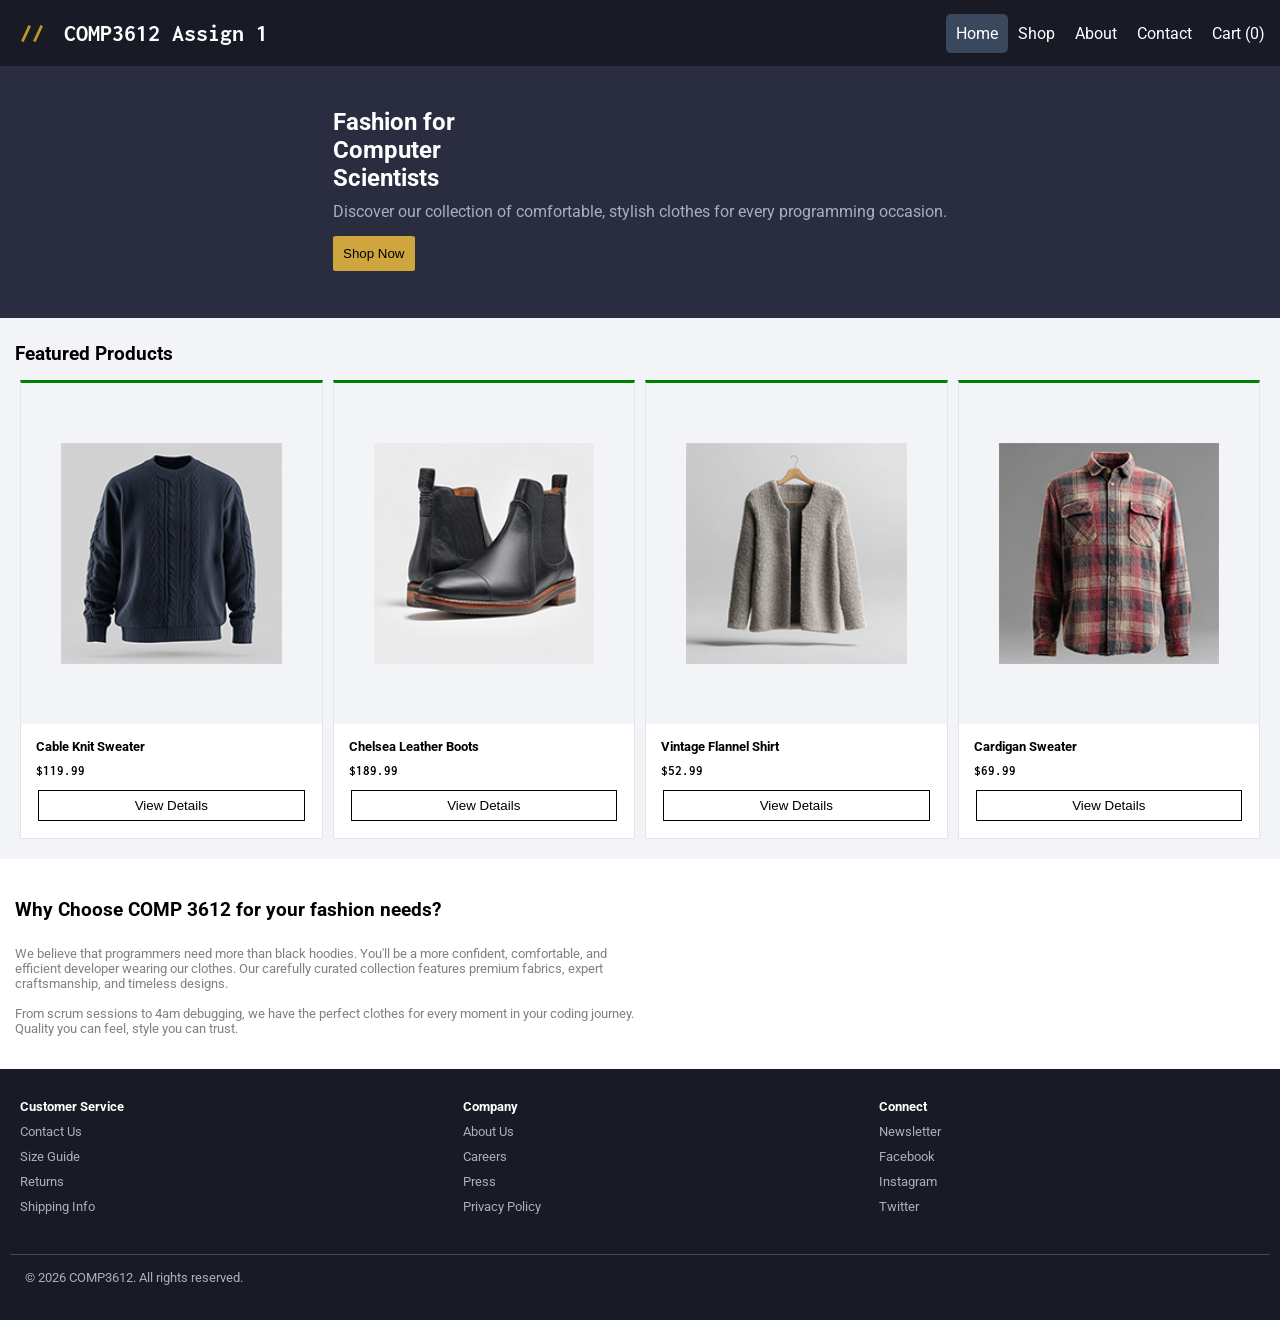
<file: data/index.html>
<!DOCTYPE html>
<html>

<head>
    <title>Super Shirts</title>
    <link rel="stylesheet" href="style.css">
    <link rel="preconnect" href="https://fonts.googleapis.com">
    <link rel="preconnect" href="https://fonts.gstatic.com" crossorigin>
    <link href="https://fonts.googleapis.com/css2?family=Inconsolata:wght@200..900&family=Roboto:ital,wght@0,100..900;1,100..900&display=swap" rel="stylesheet">
</head>

<body>

    <nav>
        <div id="navTitle">
            <h1 id="navSlashes">//</h1>
            <h1>COMP3612 Assign 1</h1>
        </div>
        <div id="navLinks">
            <a class="navLink active" href="index.html">Home</a>
            <a class="navLink" href="#">Shop</a>
            <a class="navLink" href="about.html">About</a>
            <a class="navLink" href="#">Contact</a>
            <a class="navLink" href="#">Cart (0)</a>
        </div>
    </nav>

    <main>
        <section id="heroCard">
            <div id="heroDetails">
                <div class="heroTitle">
                    <h1>Fashion for</h1>
                    <h1>Computer</h1>
                    <h1>Scientists</h1>
                </div>
                <div id="heroText">
                    <p>Discover our collection of comfortable, stylish clothes for every programming occasion.</p>
                </div>
                <div id="titleButton">
                    <button>Shop Now</button>
                </div>
            </div>
        </section>
        <section id="featuredProducts">
            <h3>Featured Products</h3>
            <div id="featuredProductsContainer">
                <div class="featProdCard">
                    <div class="cardImage"><img src="images/003-small-front.png" alt=""></div>
                    <div class="featProdCardDetails">
                        <h4 class="featProdTitle">Cable Knit Sweater</h4>
                        <h4 class="featProdPrice">$119.99</h4>
                        <button><a href="product.html">View Details</a></button>
                    </div>
                </div>
                <div class="featProdCard">
                    <div class="cardImage"><img src="images/008-small-front.png" alt=""></div>
                    <div class="featProdCardDetails">
                        <h4 class="featProdTitle">Chelsea Leather Boots</h4>
                        <h4 class="featProdPrice">$189.99</h4>
                        <button>View Details</button>
                    </div>
                </div>
                <div class="featProdCard">
                    <div class="cardImage"><img src="images/009-small-front.png" alt=""></div>
                    <div class="featProdCardDetails">
                        <h4 class="featProdTitle">Vintage Flannel Shirt</h4>
                        <h4 class="featProdPrice">$52.99</h4>
                        <button>View Details</button>
                    </div>
                </div>
                <div class="featProdCard">
                    <div class="cardImage"><img src="images/011-small-front.png" alt=""></div>
                    <div class="featProdCardDetails">
                        <h4 class="featProdTitle">Cardigan Sweater</h4>
                        <h4 class="featProdPrice">$69.99</h4>
                        <button>View Details</button>
                    </div>
            </div>
        </section>

        <section id="elevatorPitch">
            <div id="pitchContent">
                <h3>Why Choose COMP 3612 for your fashion needs?</h3>
                <p>We believe that programmers need more than black hoodies. You'll be a more confident, comfortable, and efficient developer wearing our clothes. Our carefully curated collection features premium fabrics, expert craftsmanship, and timeless designs.</p>
                <p>From scrum sessions to 4am debugging, we have the perfect clothes for every moment in your coding journey. Quality you can feel, style you can trust.</p>
            </div>
        </section>

    </main>

    <footer>
        <div id="footerColumns">
            <div class="footerColumn">
                <p><strong>Customer Service</strong></p>
                <p>Contact Us</p>
                <p>Size Guide</p>
                <p>Returns</p>
                <p>Shipping Info</p>
            </div>
            <div class="footerColumn">
                <p><strong>Company</strong></p>
                <p>About Us</p>
                <p>Careers</p>
                <p>Press</p>
                <p>Privacy Policy</p>
            </div>
            <div class="footerColumn">
                <p><strong>Connect</strong></p>
                <p>Newsletter</p>
                <p>Facebook</p>
                <p>Instagram</p>
                <p>Twitter</p>
            </div>
        </div>
        <hr>
        <div id="footerCopywright">
            &copy 2026 COMP3612. All rights reserved.
        </div>
    </footer>
    
</body>

</html>
</file>
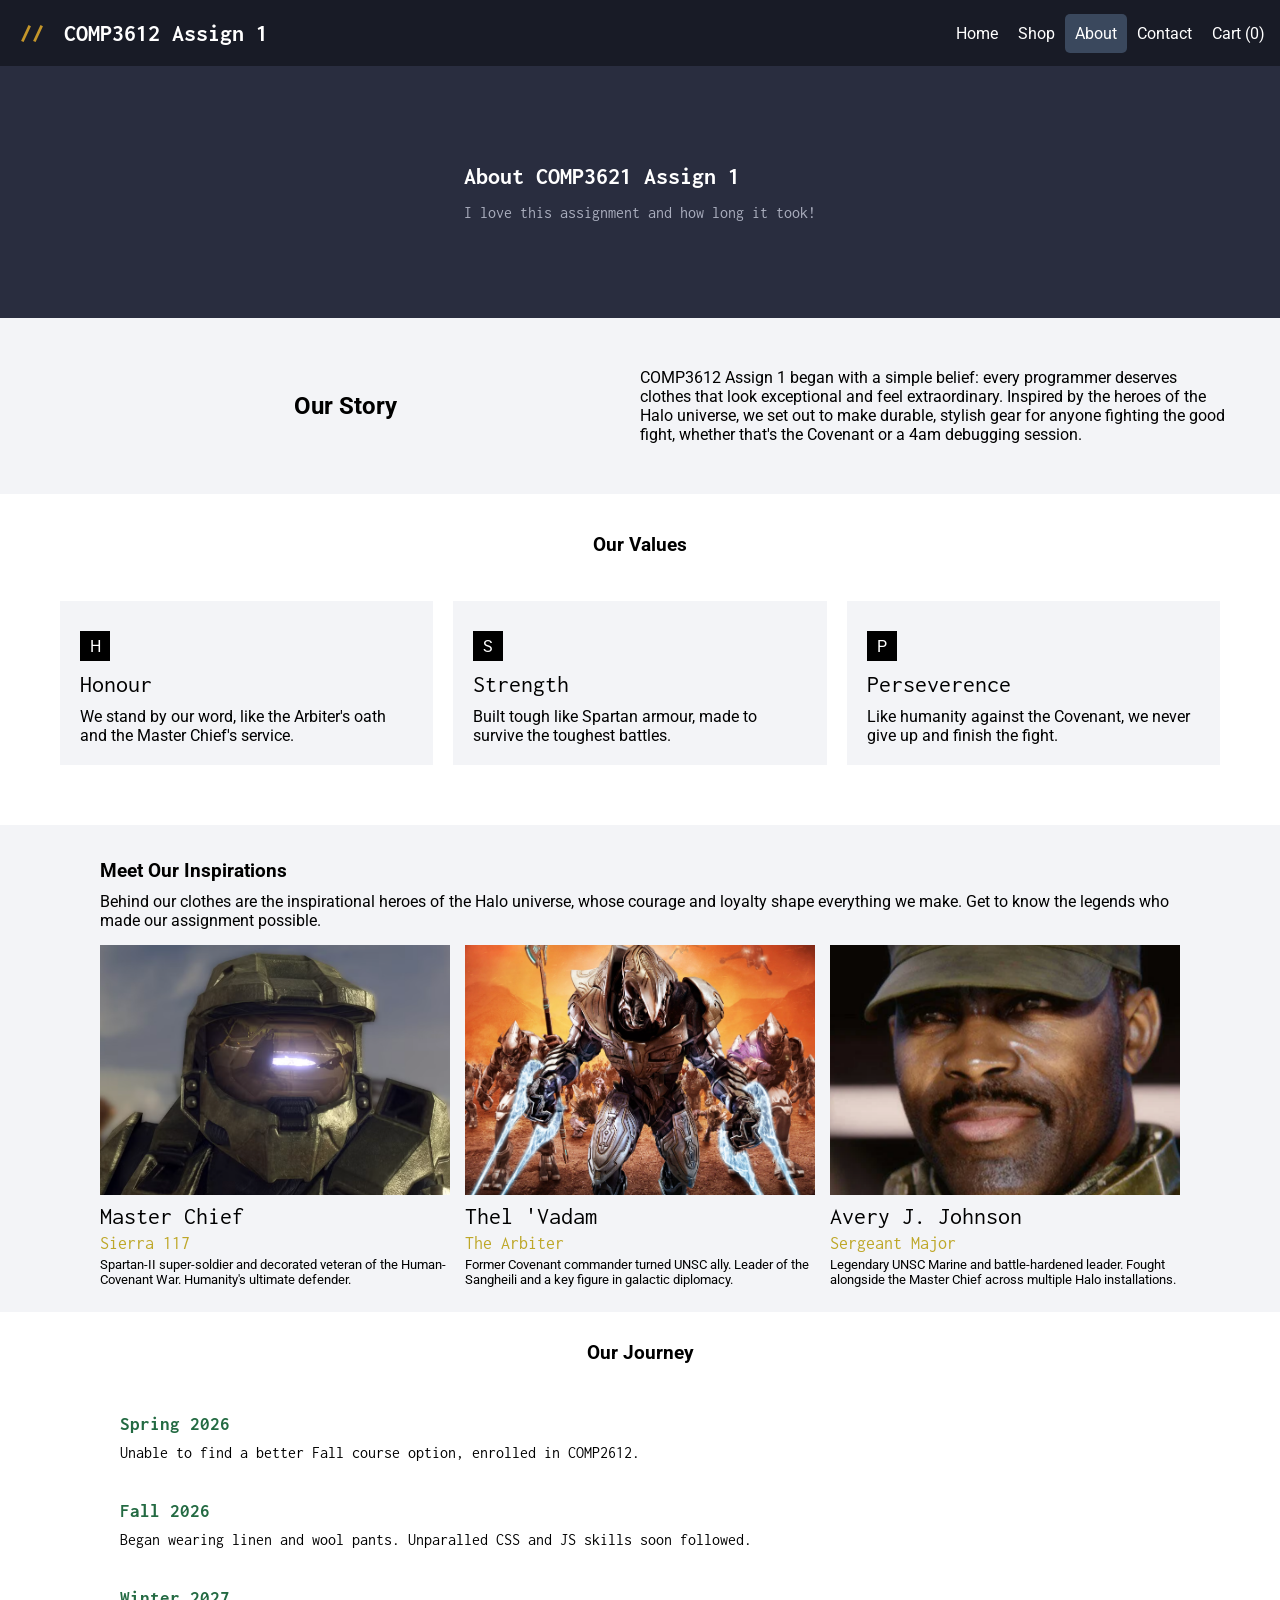
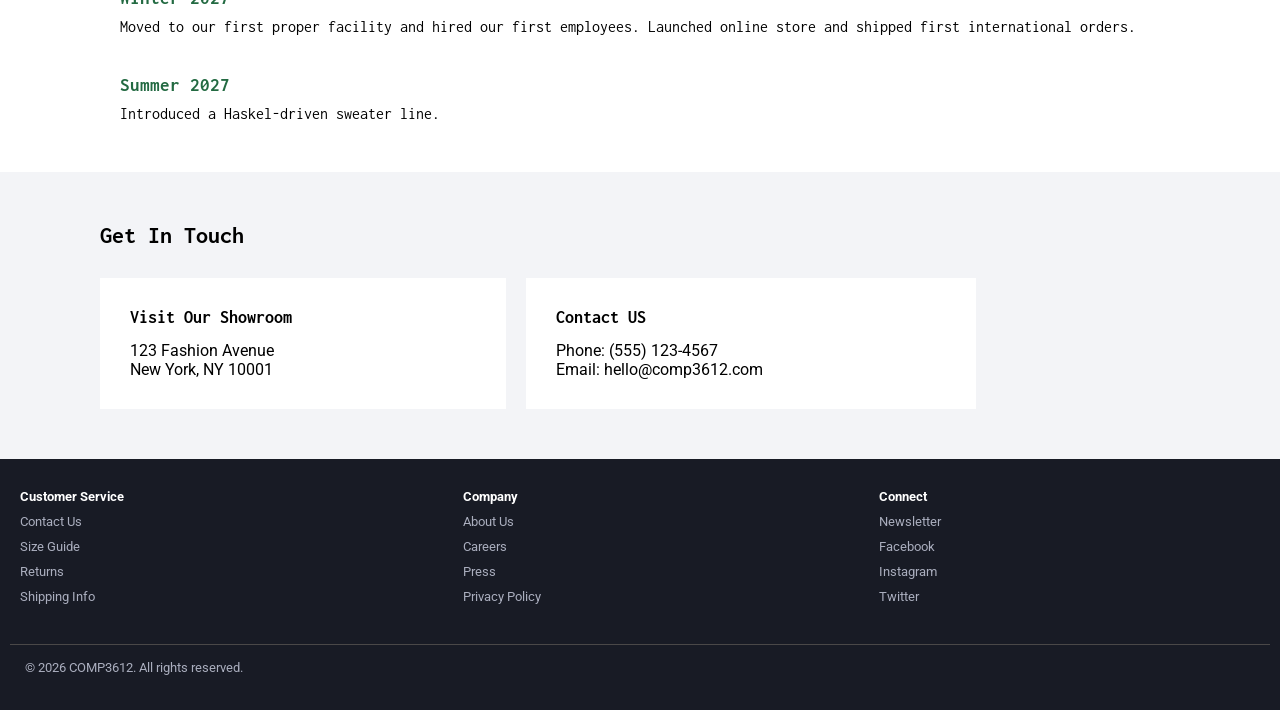
<file: data/about.html>
<!DOCTYPE html>
<html>

<head>
    <title>Super Shirts</title>
    <link rel="stylesheet" href="style.css">
    <link rel="preconnect" href="https://fonts.googleapis.com">
    <link rel="preconnect" href="https://fonts.gstatic.com" crossorigin>
    <link href="https://fonts.googleapis.com/css2?family=Inconsolata:wght@200..900&family=Roboto:ital,wght@0,100..900;1,100..900&display=swap" rel="stylesheet">
</head>

<body>
    <nav>
        <div id="navTitle">
            <h1 id="navSlashes">//</h1>
            <h1>COMP3612 Assign 1</h1>
        </div>
        <div id="navLinks">
            <a class="navLink" href="index.html">Home</a>
            <a class="navLink" href="#">Shop</a>
            <a class="navLink active" href="about.html">About</a>
            <a class="navLink" href="#">Contact</a>
            <a class="navLink" href="#">Cart (0)</a>
        </div>
    </nav>

    <main>
        <section id="aboutHero">
            <div class="aboutContent">
                <h1>About COMP3621 Assign 1</h1>
                <p>I love this assignment and how long it took!</p>
            </div>
        </section>

        <section id="ourStory">
            <div>
                <h3>Our Story</h3>
            </div>
            <div>
                <p>COMP3612 Assign 1 began with a simple belief: every programmer deserves clothes that look exceptional and feel extraordinary. Inspired by the heroes of the Halo universe, we set out to make durable, stylish gear for anyone fighting the good fight, whether that's the Covenant or a 4am debugging session.</p>
            </div>
        </section>

        <section id="ourValues">
            <h3>Our Values</h3>
            <div id="valueCards">
                <div class="valueCard">
                    <div class="vCardLetter">H</div>
                    <div class="vCardTitle">Honour</div>
                    <div class="vCardDesc">We stand by our word, like the Arbiter's oath and the Master Chief's service.</div>
                </div>
                <div class="valueCard">
                    <div class="vCardLetter">S</div>
                    <div class="vCardTitle">Strength</div>
                    <div class="vCardDesc">Built tough like Spartan armour, made to survive the toughest battles.</div>
                </div>
                <div class="valueCard">
                    <div class="vCardLetter">P</div>
                    <div class="vCardTitle">Perseverence</div>
                    <div class="vCardDesc">Like humanity against the Covenant, we never give up and finish the fight.</div>
                </div>
            </div>
        </section>

        <section id="meetTeam">
            <div id="meetIntro">
                <h3>Meet Our Inspirations</h3>
                <p>Behind our clothes are the inspirational heroes of the Halo universe, whose courage and loyalty shape everything we make. Get to know the legends who made our assignment possible.</p>
            </div>
            <div id="meetPeople">
                <div class="people">
                    <img src="images/chief.png" alt="">
                    <div class="peopleName"><p>Master Chief</p></div>
                    <div class="peopleTitle"><p>Sierra 117</p></div>
                    <div class="peopleDesc"><p>Spartan-II super-soldier and decorated veteran of the Human-Covenant War. Humanity's ultimate defender.</p></div>
                </div>
            
            
                <div class="people">
                    <img src="images/arby.png" alt="">
                    <div class="peopleName"><p>Thel 'Vadam</p></div>
                    <div class="peopleTitle"><p>The Arbiter</p></div>
                    <div class="peopleDesc"><p>Former Covenant commander turned UNSC ally. Leader of the Sangheili and a key figure in galactic diplomacy.</p></div>
                </div>
            
            
                <div class="people">
                    <img src="images/johnson.png" alt="">
                    <div class="peopleName"><p>Avery J. Johnson</p></div>
                    <div class="peopleTitle"><p>Sergeant Major</p></div>
                    <div class="peopleDesc"><p>Legendary UNSC Marine and battle-hardened leader. Fought alongside the Master Chief across multiple Halo installations.</p></div>
                </div>
            </div>
        </section>

        <section id="ourJourney">
            <h3>Our Journey</h3>
            <div id="timeLine">
                <div class="timeEntry">
                    <h3>Spring 2026</h3>
                    <p>Unable to find a better Fall course option, enrolled in COMP2612.</p>
                </div>
                <div class="timeEntry">
                    <h3>Fall 2026</h3>
                    <p>Began wearing linen and wool pants. Unparalled CSS and JS skills soon followed.</p>
                </div>
                <div class="timeEntry">
                    <h3>Winter 2027</h3>
                    <p>Moved to our first proper facility and hired our first employees. Launched online store and shipped first international orders.</p>
                </div>
                <div class="timeEntry">
                    <h3>Summer 2027</h3>
                    <p>Introduced a Haskel-driven sweater line.</p>
                </div>
            </div>
        </section>

        <section id="getInTouch">
            <h2>Get In Touch</h2>
            <div id="contactCards">
                <div class="contactCard">
                    <h4>Visit Our Showroom</h4>
                    <p>123 Fashion Avenue</p>
                    <p>New York, NY 10001</p>
                </div>
                <div class="contactCard">
                    <h4>Contact US</h4>
                    <p>Phone: (555) 123-4567</p>
                    <p>Email: hello@comp3612.com</p>
                </div>
            </div>
        </section>

        

    </main>

    <footer>
        <div id="footerColumns">
            <div class="footerColumn">
                <p><strong>Customer Service</strong></p>
                <p>Contact Us</p>
                <p>Size Guide</p>
                <p>Returns</p>
                <p>Shipping Info</p>
            </div>
            <div class="footerColumn">
                <p><strong>Company</strong></p>
                <p>About Us</p>
                <p>Careers</p>
                <p>Press</p>
                <p>Privacy Policy</p>
            </div>
            <div class="footerColumn">
                <p><strong>Connect</strong></p>
                <p>Newsletter</p>
                <p>Facebook</p>
                <p>Instagram</p>
                <p>Twitter</p>
            </div>
        </div>
        <hr>
        <div id="footerCopywright">
            &copy 2026 COMP3612. All rights reserved.
        </div>
    </footer>

</body>

</html>
</file>
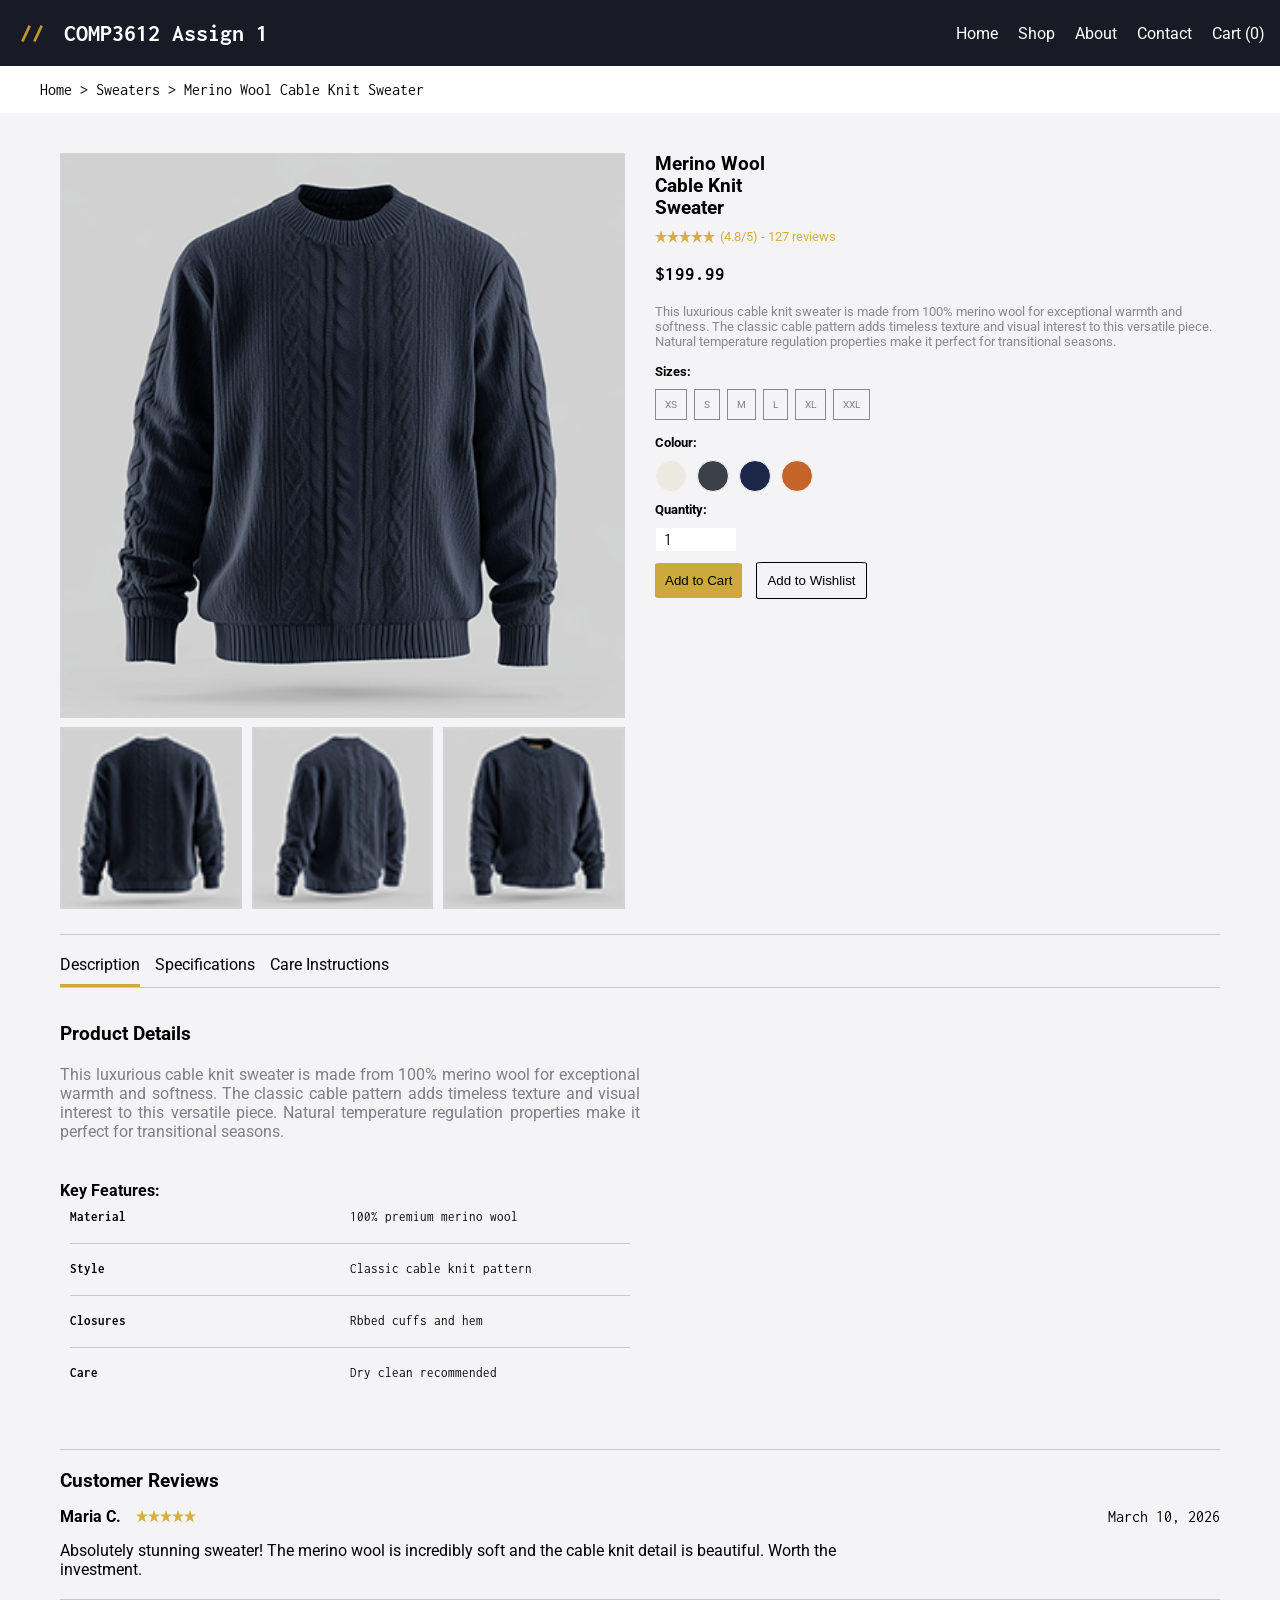
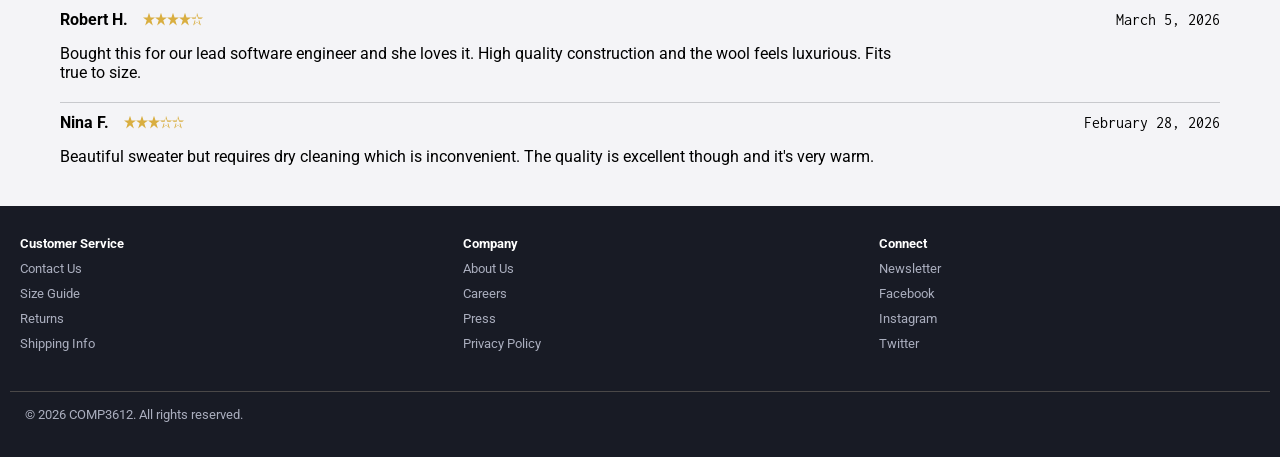
<file: data/product.html>
<!DOCTYPE html>
<html>

<head>
    <title>Super Shirts</title>
    <link rel="stylesheet" href="style.css">
    <link rel="preconnect" href="https://fonts.googleapis.com">
    <link rel="preconnect" href="https://fonts.gstatic.com" crossorigin>
    <link href="https://fonts.googleapis.com/css2?family=Inconsolata:wght@200..900&family=Roboto:ital,wght@0,100..900;1,100..900&display=swap" rel="stylesheet">
</head>

<body>

    <nav>
        <div id="navTitle">
            <h1 id="navSlashes">//</h1>
            <h1>COMP3612 Assign 1</h1>
        </div>
        <div id="navLinks">
            <a class="navLink" href="index.html">Home</a>
            <a class="navLink" href="#">Shop</a>
            <a class="navLink" href="about.html">About</a>
            <a class="navLink" href="#">Contact</a>
            <a class="navLink" href="#">Cart (0)</a>
        </div>
    </nav>

    <main>

        <div id="breadCrumb">
            <p>Home > Sweaters > Merino Wool Cable Knit Sweater</p>
        </div>

        <section id="productPage">
            <div id="product">
                <div id="prodDisplay">
                    <img src="images/003-medium-front.png" alt="">
                    <div id="underImages">
                        <img src="images/003-thumb-back.png" alt="">
                        <img src="images/003-thumb-back-angle.png" alt="">
                        <img src="images/003-thumb-front-angle.png" alt="">
                    </div>
                </div>
                <div id="prodInfo">
                    <div id="prodTitle">
                        <h3>Merino Wool</h3>
                        <h3>Cable Knit</h3>
                        <h3>Sweater</h3>
                    </div>
                    <div id="rating">
                        <!-- stars css from Google Gemini prompt: how to make stars in css -->
                        <div id="stars"> 
                            <div class="star"></div>
                            <div class="star"></div>
                            <div class="star"></div>
                            <div class="star"></div>
                            <div class="star"></div>
                        </div>
                        <p>(4.8/5) - 127 reviews</p>
                    </div>
                    <div id="prodPrice"><h3>$199.99</h3></div>
                    <div id="prodDesc"><p>This luxurious cable knit sweater is made from 100% merino wool for exceptional warmth and softness. The classic cable pattern adds timeless texture and visual interest to this versatile piece. Natural temperature regulation properties make it perfect for transitional seasons.</p></div>
                    <div id="prodSizes">
                        <h5>Sizes:</h5>
                        <div id="sizeOptions">
                            <div class="sizeOption">XS</div>
                            <div class="sizeOption">S</div>
                            <div class="sizeOption">M</div>
                            <div class="sizeOption">L</div>
                            <div class="sizeOption">XL</div>
                            <div class="sizeOption">XXL</div>
                        </div>
                    </div>
                    <div id="prodColours">
                        <h5>Colour:</h5>
                        <div id="colourOptions">
                            <div class="colourOption" id="colour1"></div>
                            <div class="colourOption" id="colour2"></div>
                            <div class="colourOption" id="colour3"></div>
                            <div class="colourOption" id="colour4"></div>
                        </div>
                    </div>
                    <div id="quantity">
                        <h5>Quantity:</h5>
                        <div id="quantityBox"><p>1</p></div>
                    </div>
                    <div id="prodButtons">
                        <button id="prodCart">Add to Cart</button>
                        <button id="prodWish">Add to Wishlist</button>
                    </div>
                </div>
            </div>
            <hr>
            <div id="moreProdInfo">
                <div id="prodTabs">
                    <p id="desc">Description</p>
                    <p>Specifications</p>
                    <p>Care Instructions</p>
                </div>
                <div id="prodDetailGrid">
                    <div id="prodDetails">
                        <h3>Product Details</h3>
                        <p>This luxurious cable knit sweater is made from 100% merino wool for exceptional warmth and softness. The classic cable pattern adds timeless texture and visual interest to this versatile piece. Natural temperature regulation properties make it perfect for transitional seasons.</p>
                        <div id="keyFeatures">
                            <h4>Key Features:</h4>
                            <div id="featureBox">
                                <div class="feature">
                                    <h4>Material</h4>
                                    <p>100% premium merino wool</p>
                                </div>
                                <hr>
                                <div class="feature">
                                    <h4>Style</h4>
                                    <p>Classic cable knit pattern</p>
                                </div>
                                <hr>
                                <div class="feature">
                                    <h4>Closures</h4>
                                    <p>Rbbed cuffs and hem</p>
                                </div>
                                <hr>
                                <div class="feature">
                                    <h4>Care</h4>
                                    <p>Dry clean recommended</p>
                                </div>
                            </div>
                        </div>
                    </div>
                </div>
                <hr>
                <div id="custyReviews">
                    <h3>Customer Reviews</h3>
                    <div class="review">
                        <div class="reviewTitle">
                            <h4>Maria C.</h4>
                            <div id="stars"> 
                                <div class="star"></div>
                                <div class="star"></div>
                                <div class="star"></div>
                                <div class="star"></div>
                                <div class="star"></div>
                            </div>
                            <p class="reviewDate">March 10, 2026</p>
                        </div>
                        <p class="reviewDesc">Absolutely stunning sweater! The merino wool is incredibly soft and the cable knit detail is beautiful. Worth the investment.</p>
                    </div>
                    <hr>
                    <div class="review">
                        <div class="reviewTitle">
                            <h4>Robert H.</h4>
                            <div id="stars"> 
                                <div class="star"></div>
                                <div class="star"></div>
                                <div class="star"></div>
                                <div class="star"></div>
                                <div class="star-empty"></div>
                            </div>
                           <p class="reviewDate">March 5, 2026</p> 
                        </div>
                        <p class="reviewDesc">Bought this for our lead software engineer and she loves it. High quality construction and the wool feels luxurious. Fits true to size.</p>
                    </div>
                    <hr>
                    <div class="review">
                        <div class="reviewTitle">
                            <h4>Nina F.</h4>
                            <div id="stars"> 
                                <div class="star"></div>
                                <div class="star"></div>
                                <div class="star"></div>
                                <div class="star-empty"></div>
                                <div class="star-empty"></div>
                            </div>
                            <p class="reviewDate">February 28, 2026</p>
                        </div>
                        <p class="reviewDesc">Beautiful sweater but requires dry cleaning which is inconvenient. The quality is excellent though and it's very warm.</p>
                    </div>
                    
                </div>

            </div>

        </section>

    </main>
       
    <footer>
        <div id="footerColumns">
            <div class="footerColumn">
                <p><strong>Customer Service</strong></p>
                <p>Contact Us</p>
                <p>Size Guide</p>
                <p>Returns</p>
                <p>Shipping Info</p>
            </div>
            <div class="footerColumn">
                <p><strong>Company</strong></p>
                <p>About Us</p>
                <p>Careers</p>
                <p>Press</p>
                <p>Privacy Policy</p>
            </div>
            <div class="footerColumn">
                <p><strong>Connect</strong></p>
                <p>Newsletter</p>
                <p>Facebook</p>
                <p>Instagram</p>
                <p>Twitter</p>
            </div>
        </div>
        <hr>
        <div id="footerCopywright">
            &copy 2026 COMP3612. All rights reserved.
        </div>
    </footer>
    
</body>

</html>
</file>
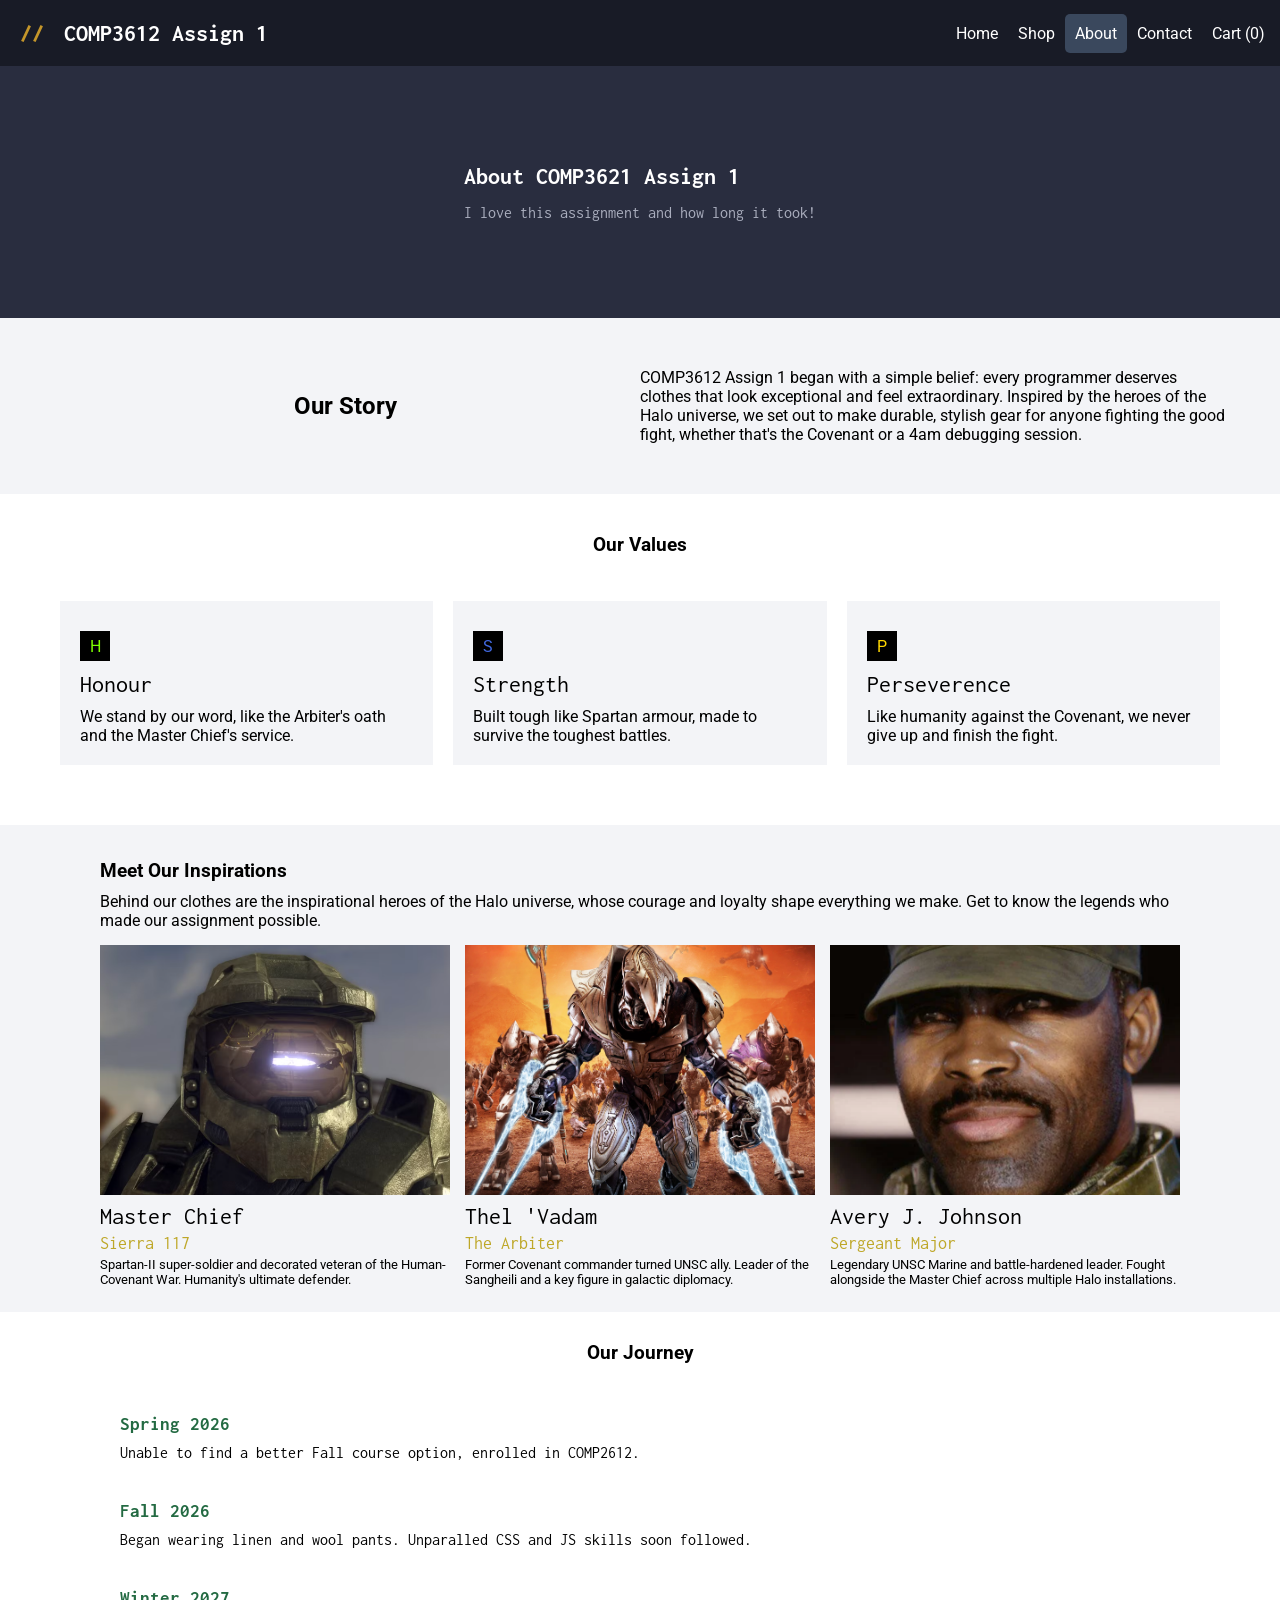
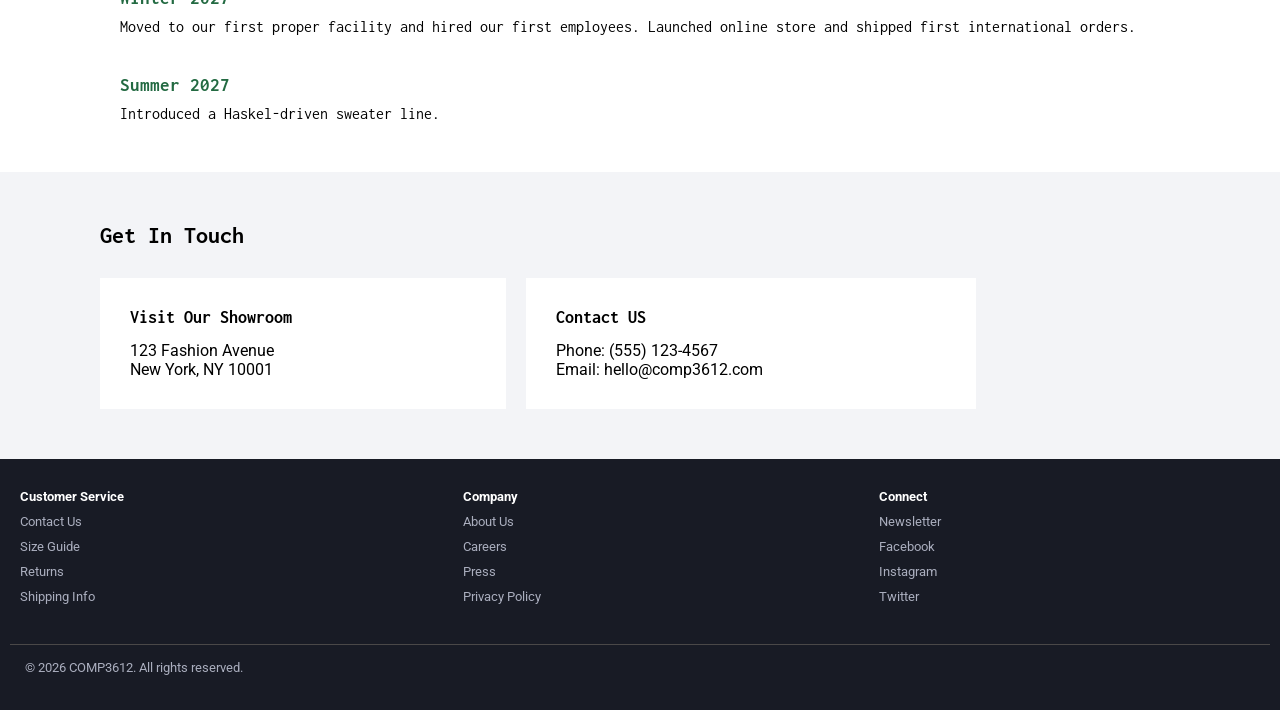
<file: docs/about.html>
<!DOCTYPE html>
<html>

<head>
    <title>Super Shirts</title>
    <link rel="stylesheet" href="style.css">
    <link rel="preconnect" href="https://fonts.googleapis.com">
    <link rel="preconnect" href="https://fonts.gstatic.com" crossorigin>
    <link href="https://fonts.googleapis.com/css2?family=Inconsolata:wght@200..900&family=Roboto:ital,wght@0,100..900;1,100..900&display=swap" rel="stylesheet">
</head>

<body>
    <nav>
        <div id="navTitle">
            <h1 id="navSlashes">//</h1>
            <h1>COMP3612 Assign 1</h1>
        </div>
        <div id="navLinks">
            <a class="navLink" href="index.html">Home</a>
            <a class="navLink" href="#">Shop</a>
            <a class="navLink active" href="about.html">About</a>
            <a class="navLink" href="#">Contact</a>
            <a class="navLink" href="#">Cart (0)</a>
        </div>
    </nav>

    <main>
        <section id="aboutHero">
            <div class="aboutContent">
                <h1>About COMP3621 Assign 1</h1>
                <p>I love this assignment and how long it took!</p>
            </div>
        </section>

        <section id="ourStory">
            <div>
                <h3>Our Story</h3>
            </div>
            <div>
                <p>COMP3612 Assign 1 began with a simple belief: every programmer deserves clothes that look exceptional and feel extraordinary. Inspired by the heroes of the Halo universe, we set out to make durable, stylish gear for anyone fighting the good fight, whether that's the Covenant or a 4am debugging session.</p>
            </div>
        </section>

        <section id="ourValues">
            <h3>Our Values</h3>
            <div id="valueCards">
                <div class="valueCard">
                    <div class="vCardLetter" id="valueLetter1">H</div>
                    <div class="vCardTitle">Honour</div>
                    <div class="vCardDesc">We stand by our word, like the Arbiter's oath and the Master Chief's service.</div>
                </div>
                <div class="valueCard">
                    <div class="vCardLetter" id="valueLetter2">S</div>
                    <div class="vCardTitle">Strength</div>
                    <div class="vCardDesc">Built tough like Spartan armour, made to survive the toughest battles.</div>
                </div>
                <div class="valueCard">
                    <div class="vCardLetter" id="valueLetter3">P</div>
                    <div class="vCardTitle">Perseverence</div>
                    <div class="vCardDesc">Like humanity against the Covenant, we never give up and finish the fight.</div>
                </div>
            </div>
        </section>

        <section id="meetTeam">
            <div id="meetIntro">
                <h3>Meet Our Inspirations</h3>
                <p>Behind our clothes are the inspirational heroes of the Halo universe, whose courage and loyalty shape everything we make. Get to know the legends who made our assignment possible.</p>
            </div>
            <div id="meetPeople">
                <div class="people">
                    <img src="images/chief.png" alt="">
                    <div class="peopleName"><p>Master Chief</p></div>
                    <div class="peopleTitle"><p>Sierra 117</p></div>
                    <div class="peopleDesc"><p>Spartan-II super-soldier and decorated veteran of the Human-Covenant War. Humanity's ultimate defender.</p></div>
                </div>
            
            
                <div class="people">
                    <img src="images/arby.png" alt="">
                    <div class="peopleName"><p>Thel 'Vadam</p></div>
                    <div class="peopleTitle"><p>The Arbiter</p></div>
                    <div class="peopleDesc"><p>Former Covenant commander turned UNSC ally. Leader of the Sangheili and a key figure in galactic diplomacy.</p></div>
                </div>
            
            
                <div class="people">
                    <img src="images/johnson.png" alt="">
                    <div class="peopleName"><p>Avery J. Johnson</p></div>
                    <div class="peopleTitle"><p>Sergeant Major</p></div>
                    <div class="peopleDesc"><p>Legendary UNSC Marine and battle-hardened leader. Fought alongside the Master Chief across multiple Halo installations.</p></div>
                </div>
            </div>
        </section>

        <section id="ourJourney">
            <h3>Our Journey</h3>
            <div id="timeLine">
                <div class="timeEntry">
                    <h3>Spring 2026</h3>
                    <p>Unable to find a better Fall course option, enrolled in COMP2612.</p>
                </div>
                <div class="timeEntry">
                    <h3>Fall 2026</h3>
                    <p>Began wearing linen and wool pants. Unparalled CSS and JS skills soon followed.</p>
                </div>
                <div class="timeEntry">
                    <h3>Winter 2027</h3>
                    <p>Moved to our first proper facility and hired our first employees. Launched online store and shipped first international orders.</p>
                </div>
                <div class="timeEntry">
                    <h3>Summer 2027</h3>
                    <p>Introduced a Haskel-driven sweater line.</p>
                </div>
            </div>
        </section>

        <section id="getInTouch">
            <h2>Get In Touch</h2>
            <div id="contactCards">
                <div class="contactCard">
                    <h4>Visit Our Showroom</h4>
                    <p>123 Fashion Avenue</p>
                    <p>New York, NY 10001</p>
                </div>
                <div class="contactCard">
                    <h4>Contact US</h4>
                    <p>Phone: (555) 123-4567</p>
                    <p>Email: hello@comp3612.com</p>
                </div>
            </div>
        </section>

        

    </main>

    <footer>
        <div id="footerColumns">
            <div class="footerColumn">
                <p><strong>Customer Service</strong></p>
                <p>Contact Us</p>
                <p>Size Guide</p>
                <p>Returns</p>
                <p>Shipping Info</p>
            </div>
            <div class="footerColumn">
                <p><strong>Company</strong></p>
                <p>About Us</p>
                <p>Careers</p>
                <p>Press</p>
                <p>Privacy Policy</p>
            </div>
            <div class="footerColumn">
                <p><strong>Connect</strong></p>
                <p>Newsletter</p>
                <p>Facebook</p>
                <p>Instagram</p>
                <p>Twitter</p>
            </div>
        </div>
        <hr>
        <div id="footerCopywright">
            &copy 2026 COMP3612. All rights reserved.
        </div>
    </footer>

</body>

</html>
</file>
<file: data/style.css>
* {
    margin: 0;
    padding: 0;
}

body {
    background-color: white;
    display: flex;
    flex-direction: column;
    font-family: 'Roboto', sans-serif;
}

nav {
    background-color: rgb(24, 27, 38);
    color: white;
    display: flex;
    flex-direction: row;
    justify-content: space-between;
    align-items: center;
}

#navTitle {
    display: flex;
    flex-direction: row;
    align-items: center;
    padding: 10px;
    font-family: 'Inconsolata', sans-serif;
}

#navTitle h1 {
    padding: 10px;
}

#navSlashes {
    color: rgb(196 150 42);
}

#navLinks {
    display: flex;
    flex-direction: row;
    padding: 5px;
    border: 1px;
    
    cursor: pointer;
}

.navLink {
    padding: 10px;
    text-decoration: none;
    color: white;
    border-radius: 5px;
}

.navLink:hover {
    background-color: rgb(58, 72, 93);
}
nav a.active {
   background-color: rgb(58, 72, 93); 
}

#heroText {
    align-content: center;
    
}

#heroCard {
    display: flex;
    min-height: 28vh;
    background-color: rgb(41 45 63);
    color: white;
    justify-content: center;
    padding: 2rem 0;
    box-sizing: border-box;
    align-items: center;
}

#heroDetails {
    display: flex;
    flex-direction: column;
}
#heroText{
    margin: 10px 0px;
    color: rgb(170 174 190);
}

#heroCard button {
    padding: 10px;
    margin: 5px 0px;
    background-color: rgb(206 166 61);
    border: none;
    border-radius: 5%;
}
#heroCard button:hover{
    background-color: white;
    cursor: pointer;
}

#featuredProducts {
    background-color: rgb(243 244 247);
    min-height: 40vh;
    display: flex;
    flex-direction: column;
    padding: 15px;
}

#featuredProducts h3 {
    margin:  10px 0;
}
#featuredProductsContainer {
    /* display: flex;
    flex-direction: row;
    justify-content: space-around; */
    display: grid;
    grid-template-columns: auto auto auto auto;
}

.featProdCard{
    border: solid rgb(227 229 234) 1px;
    display: flex;
    flex-direction: column;
    min-height: 20vh;
    margin: 5px;
    border-top: green solid 3px;
}
.featProdCard:hover{
    border: solid black 1px;
    border-top: solid rgb(206 166 61) 3px;
}
.cardImage {
    display: flex;
    min-width: 80%;
}

.featProdCard div img {
    width: 90%;
    margin: 60px 40px;
}

.featProdCard div {
    display: flex;
    justify-content: center;
}

.featProdCardDetails{
    background-color: white;
    display: flex;
    flex-direction: column;
    padding: 10px;
    font-size: smaller;
}

.featProdCardDetails button {
    padding: 7px ;
    margin: 7px;
    background-color: white;
    border: solid black 1px;
}
.featProdCardDetails a {
    text-decoration: none;
    color: inherit;
}
.featProdCardDetails button:hover{
    background-color: black;
    color: white;
    cursor: pointer;
}
.featProdTitle{
    margin: 5px;
}
.featProdPrice{
    margin: 5px;
    font-family: 'Inconsolata';
}
#elevatorPitch {
    padding: 15px;
    min-height: 20vh;
    display: flex;
    flex-direction: row;
    justify-content: flex-start;
}
#elevatorPitch h3{
    margin: 25px 0;
}
#elevatorPitch p{
    margin: 15px 0;
    color: rgb(127, 128, 134);
    font-size: small;    
}
#pitchContent {
    width: 50%;
    text-align: left;
}


footer {
    background-color: rgb(24 27 37);
    color: rgb(170 174 190);
    font-size: small;
    padding: 20px 10px;
}
footer hr {
    border: none;
    border-top: 1px solid rgb(74, 72, 72);
    margin-top: 30px;
}

#footerColumns {
    display: grid;
    grid-template-columns: auto auto auto;
}

#footerColumns strong {
    color: white;

}
#footerColumns p {
    margin: 10px;
    cursor: pointer;
    width: fit-content;
}
#footerCopywright{
    margin: 15px;
}

#getInTouch{
    background-color: rgb(243 244 247);
    padding: 50px 100px;
}

#getInTouch h2 {
    font-family: 'Inconsolata';

}
#contactCards{
    display: grid;
    grid-template-columns: auto auto auto;
}
.contactCard{
    background-color: white;
    padding: 30px;
    margin-right: 20px;
    margin-top: 30px;
}
.contactCard h4 {
    margin-bottom: 15px;
    font-family: 'Inconsolata';
    font-size: large;
}

#ourJourney{
    display: flex;
    justify-content: center;
    flex-direction: column;
    margin-top: 30px;
}
#ourJourney > h3{
    text-align: center;
}
#timeLine{
    display: flex;
    flex-direction: column;
    font-family: 'Inconsolata';
    margin: 30px 100px;   
    
}
#timeLine h3{
    color: rgb(35, 106, 66);
}
.timeEntry{
    display: flex;
    flex-direction: column;
    margin: 20px;
}
.timeEntry h3{
    margin-bottom: 10px;
}
#meetTeam{
    background-color: rgb(243 244 247);
    padding: 20px 100px;
}
#meetPeople{
    display: grid;
    grid-template-columns: repeat(3, 1fr);
    gap: 15px;
}
.people img {
    width: 100%;
    height: 250px;
    object-fit: cover;
}
.people{
    font-size: small;
}
.peopleTitle{
    font-family: 'Inconsolata';
    font-size: large;
    color: rgb(190, 167, 40);
    margin: 5px 0;
}
.peopleName{
    font-family: 'Inconsolata';
    font-size: x-large;
    margin: 5px 0;
}
.peopleDesc{
    margin: 5px 0;
}
#meetIntro{
    margin: 15px 0;
}
#meetIntro h3 {
    margin: 10px 0;
}
#meetIntro p {
    margin: 10px 0;
}


#ourValues{
    display: flex;
    flex-direction: column;
    background-color: white;
    margin: 40px;
}
#ourValues>h3{
    text-align: center;
}
#valueCards{
    display: grid;
    grid-template-columns: repeat(3, 1fr);   
    padding: 20px;
    gap: 20px;
    margin-top: 25px;
}
.valueCard{
    padding: 20px;
    background-color: rgb(243 244 247);
}
.vCardLetter{
    background-color: black;
    color: white;
    width: 30px;
    height: 30px;
    display: flex;
    justify-content: center;
    align-items: center;
    margin: 10px 0;
}
.vCardTitle{
    font-family: 'Inconsolata';
    font-size: x-large;
    margin: 10px 0;
}


#ourStory{
    background-color: rgb(243 244 247);;
    display: grid;
    grid-template-columns: repeat(2 , 1fr);
    padding: 50px;
    place-items: center;
}
#ourStory h3 {
    font-size: x-large;
}
#aboutHero {
    display: grid;
    place-items: center;
    min-height: 28vh;
    background-color: rgb(41 45 63);
    color: white;
    font-family: 'Inconsolata';
}
.aboutContent p {
    color: rgb(170 174 190);
    margin-top: 15px;
}



#breadCrumb{
    margin-left: 40px;
    font-family: 'Inconsolata';
    background-color: white;
    margin-top: 15px;
    margin-bottom: 15px;
}
#productPage{
    padding-top: 40px;
    padding-left: 60px;
    padding-right: 60px;
    background-color: rgb(244 244 247);
}
#product{
    display: grid;
    grid-template-columns: 1fr 1fr;
    gap: 30px;
}
#prodTitle{
    margin-bottom: 10px;
}
#prodDisplay > img {
    width: 100%;
}
#underImages {
    display: grid;
    grid-template-columns: 1fr 1fr 1fr;
    place-content: center;
    gap: 10px;
    margin-top: 5px;
    margin-bottom: 5px;
}
#underImages img{
    width: 100%;
    cursor: pointer;
}


/* FROM GOOGLE GEMINI PROMPT: "how to make stars in css" */
.star {
  width: 100px;
  /* Stars are slightly wider than they are tall (~1 to 1.07 ratio) */
  aspect-ratio: 1 / 1.07; 
  background-color: rgb(217 174 64);
  
  /* X Y coordinates for the 5 points and 5 inner corners */
  clip-path: polygon(
    50% 0%, 
    63% 38%, 
    100% 38%, 
    69% 59%, 
    82% 100%, 
    50% 75%, 
    18% 100%, 
    31% 59%, 
    0% 38%, 
    37% 38%
  ); 
}
#stars{
    display: flex;
    width: 60px;
    color: rgb(217 174 64);
    /* margin-top: 10px; */
}
#rating{
    display: flex;
    color:rgb(217 174 64);
    align-items: center;
    
}
#rating p {
    font-size: small;
    margin-left: 5px;
    /* margin-top: 10px; */
}
#prodPrice {
    font-family: 'Inconsolata';
    margin: 20px 0;
}
#prodDesc{
    font-size: smaller;
    color: rgb(137 136 142);
}
#prodSizes{
    margin: 15px 0;
}
#sizeOptions{
    display: flex;
    margin: 10px 0;
}
.sizeOption{
    margin-right: 7px;
    border: solid rgb(137 136 142) 1px;
    padding: 9px;
    font-size: x-small;
    cursor: pointer;
    color: rgb(127, 128, 134);
}
.sizeOption:hover{
    color: white;
    background-color: black;
}
#prodColours{
    margin-top: 10px;
}
#prodColours h5{
    display: flex;
}
#colourOptions{
    display: flex;
    margin: 10px 0;

}
.colourOption{
    width: 30px;
    height: 30px;
    border-radius: 50%;
    margin-right: 10px;
    cursor: pointer;
    border: solid rgb(244 244 247) 1px;
}
.colourOption:hover{
    border: solid black 1px;
}

#colour1 { 
    background-color: rgb(235 233 224); 
}
#colour2 {
     background-color: rgb(60 64 72); 
}
#colour3 {
     background-color: rgb(28 38 72);
}
#colour4 {
     background-color: rgb(196 100 40);
}

#quantity{
    margin-top: 5px;
}
#quantityBox{
    background-color: white;
    width: 80px;
    border: solid 1px rgb(244 244 247) ;
    margin: 10px 0;
}
#quantityBox p {
    padding: 3px;
    margin-left: 5px;
    font-family: 'Inconsolata';
}
#prodButtons{
    margin-top: 5px;
}
#prodCart{
    background-color: rgb(205 168 61);
    color: black;
    border: none;
    padding: 10px;
    margin-right: 10px;
    border-radius: 5%;
    cursor: pointer;
}
#prodCart:hover{
    background-color: black;
    color: rgb(205 168 61);
}
#prodWish{
    background-color: rgb(244 244 247);
    color: black;
    border: solid black 1px;
    padding: 10px;
    margin-right: 10px;
    border-radius: 5%;
    cursor: pointer;
}
#prodWish:hover{
    color: rgb(244 244 247);
    background-color: black;
}
#productPage hr {
    border: none;
    border-top: 1px solid rgb(200 201 205);
    margin-top: 20px;
}
#prodTabs{
    display: flex;
    margin-bottom: 15px;
    margin-top: 20px;
    border-bottom: solid rgb(200 201 205) 1px;   
}
#prodTabs p {
    margin-right: 15px;
    cursor: pointer;
}
#prodDetailGrid{
    display: grid;
    grid-template-columns: 1fr 1fr;
}
#prodDetails h3{
    margin: 20px 0;
}
#prodDetails> p{
    color: rgb(127, 128, 134);
    text-align: justify;
}
#desc{
    padding-bottom: 10px;
    border-bottom: solid rgb(205 168 61);
}

#keyFeatures{
    margin: 40px 0;
}
#featureBox{
    font-size: small;
    padding: 10px;
    margin-bottom: 20px;
}
#featureBox hr{
    margin-bottom: 18px;
}
.feature{
    font-family: 'Inconsolata';
    display: grid;
    grid-template-columns: 1fr 1fr;
    text-align: left;
}
.feature p {
   font-size: small; 
}
.reviewDate{
    margin-left: auto;
    font-family: 'Inconsolata';
}
.reviewDesc {
    padding-right: 300px;
}
.reviewTitle{
    display: flex;
    align-items: center;
    margin-bottom: 15px;
    margin-top: 10px;
}
.reviewTitle h4 {
    margin-right: 15px;
}
#custyReviews{
    margin-top: 20px;
    padding-bottom: 40px;
}
#custyReviews h3{
    margin: 15px 0;
}

/*FROM GOOGLE GEMINI prompt: "make me css empty stars" */
.star-empty {
  width: 100px;
  aspect-ratio: 1 / 1.07;
  background-color: rgb(217 174 64);
  
  /* Adjusted inner coordinates (moved closer to the center) to make the star walls thicker */
  clip-path: polygon(
    50% 0%, 63% 38%, 100% 38%, 69% 59%, 82% 100%, 50% 75%, 18% 100%, 31% 59%, 0% 38%, 37% 38%,
    50% 0%, 
    39% 46%, 15% 46%, 37% 62%, 29% 88%, 50% 70%, 71% 88%, 63% 62%, 85% 46%, 61% 46%, 50% 21%
  );
}
</file>
<file: docs/style.css>
* {
    margin: 0;
    padding: 0;
}

body {
    background-color: white;
    display: flex;
    flex-direction: column;
    font-family: 'Roboto', sans-serif;
}

nav {
    background-color: rgb(24, 27, 38);
    color: white;
    display: flex;
    flex-direction: row;
    justify-content: space-between;
    align-items: center;
}

#navTitle {
    display: flex;
    flex-direction: row;
    align-items: center;
    padding: 10px;
    font-family: 'Inconsolata', sans-serif;
}

#navTitle h1 {
    padding: 10px;
}

#navSlashes {
    color: rgb(196 150 42);
}

#navLinks {
    display: flex;
    flex-direction: row;
    padding: 5px;
    border: 1px;
    
    cursor: pointer;
}

.navLink {
    padding: 10px;
    text-decoration: none;
    color: white;
    border-radius: 5px;
}

.navLink:hover {
    background-color: rgb(58, 72, 93);
}
nav a.active {
   background-color: rgb(58, 72, 93); 
}

#heroText {
    align-content: center;
    
}

#heroCard {
    display: flex;
    min-height: 28vh;
    background-color: rgb(41 45 63);
    color: white;
    justify-content: center;
    padding: 2rem 0;
    box-sizing: border-box;
    align-items: center;
}

#heroDetails {
    display: flex;
    flex-direction: column;
}
#heroText{
    margin: 10px 0px;
    color: rgb(170 174 190);
}

#heroCard button {
    padding: 10px;
    margin: 5px 0px;
    background-color: rgb(206 166 61);
    border: none;
    border-radius: 5%;
}
#heroCard button:hover{
    background-color: white;
    cursor: pointer;
}

#featuredProducts {
    background-color: rgb(243 244 247);
    min-height: 40vh;
    display: flex;
    flex-direction: column;
    padding: 15px;
}

#featuredProducts h3 {
    margin:  10px 0;
}
#featuredProductsContainer {
    /* display: flex;
    flex-direction: row;
    justify-content: space-around; */
    display: grid;
    grid-template-columns: auto auto auto auto;
}

.featProdCard{
    border: solid rgb(227 229 234) 1px;
    display: flex;
    flex-direction: column;
    min-height: 20vh;
    margin: 5px;
    border-top: green solid 3px;
}
.featProdCard:hover{
    border: solid black 1px;
    border-top: solid rgb(206 166 61) 3px;
}
.cardImage {
    display: flex;
    min-width: 80%;
}

.featProdCard div img {
    width: 90%;
    margin: 60px 40px;
}

.featProdCard div {
    display: flex;
    justify-content: center;
}

.featProdCardDetails{
    background-color: white;
    display: flex;
    flex-direction: column;
    padding: 10px;
    font-size: smaller;
}

.featProdCardDetails button {
    padding: 7px ;
    margin: 7px;
    background-color: white;
    border: solid black 1px;
}
.featProdCardDetails a {
    text-decoration: none;
    color: inherit;
}
.featProdCardDetails button:hover{
    background-color: black;
    color: white;
    cursor: pointer;
}
.featProdTitle{
    margin: 5px;
}
.featProdPrice{
    margin: 5px;
    font-family: 'Inconsolata';
}
#elevatorPitch {
    padding: 15px;
    min-height: 20vh;
    display: flex;
    flex-direction: row;
    justify-content: flex-start;
}
#elevatorPitch h3{
    margin: 25px 0;
}
#elevatorPitch p{
    margin: 15px 0;
    color: rgb(127, 128, 134);
    font-size: small;    
}
#pitchContent {
    width: 50%;
    text-align: left;
}


footer {
    background-color: rgb(24 27 37);
    color: rgb(170 174 190);
    font-size: small;
    padding: 20px 10px;
}
footer hr {
    border: none;
    border-top: 1px solid rgb(74, 72, 72);
    margin-top: 30px;
}

#footerColumns {
    display: grid;
    grid-template-columns: auto auto auto;
}

#footerColumns strong {
    color: white;

}
#footerColumns p {
    margin: 10px;
    cursor: pointer;
    width: fit-content;
}
#footerCopywright{
    margin: 15px;
}

#getInTouch{
    background-color: rgb(243 244 247);
    padding: 50px 100px;
}

#getInTouch h2 {
    font-family: 'Inconsolata';

}
#contactCards{
    display: grid;
    grid-template-columns: auto auto auto;
}
.contactCard{
    background-color: white;
    padding: 30px;
    margin-right: 20px;
    margin-top: 30px;
}
.contactCard h4 {
    margin-bottom: 15px;
    font-family: 'Inconsolata';
    font-size: large;
}

#ourJourney{
    display: flex;
    justify-content: center;
    flex-direction: column;
    margin-top: 30px;
}
#ourJourney > h3{
    text-align: center;
}
#timeLine{
    display: flex;
    flex-direction: column;
    font-family: 'Inconsolata';
    margin: 30px 100px;   
    
}
#timeLine h3{
    color: rgb(35, 106, 66);
}
.timeEntry{
    display: flex;
    flex-direction: column;
    margin: 20px;
}
.timeEntry h3{
    margin-bottom: 10px;
}
#meetTeam{
    background-color: rgb(243 244 247);
    padding: 20px 100px;
}
#meetPeople{
    display: grid;
    grid-template-columns: repeat(3, 1fr);
    gap: 15px;
}
.people img {
    width: 100%;
    height: 250px;
    object-fit: cover;
}
.people{
    font-size: small;
}
.peopleTitle{
    font-family: 'Inconsolata';
    font-size: large;
    color: rgb(190, 167, 40);
    margin: 5px 0;
}
.peopleName{
    font-family: 'Inconsolata';
    font-size: x-large;
    margin: 5px 0;
}
.peopleDesc{
    margin: 5px 0;
}
#meetIntro{
    margin: 15px 0;
}
#meetIntro h3 {
    margin: 10px 0;
}
#meetIntro p {
    margin: 10px 0;
}


#ourValues{
    display: flex;
    flex-direction: column;
    background-color: white;
    margin: 40px;
}
#ourValues>h3{
    text-align: center;
}
#valueCards{
    display: grid;
    grid-template-columns: repeat(3, 1fr);   
    padding: 20px;
    gap: 20px;
    margin-top: 25px;
}
.valueCard{
    padding: 20px;
    background-color: rgb(243 244 247);
}
.vCardLetter{
    background-color: black;
    color: white;
    width: 30px;
    height: 30px;
    display: flex;
    justify-content: center;
    align-items: center;
    margin: 10px 0;
}
#valueLetter1{
    color: chartreuse;
}
#valueLetter2{
    color: royalblue;
}
#valueLetter3{
    color: gold;
}
.vCardTitle{
    font-family: 'Inconsolata';
    font-size: x-large;
    margin: 10px 0;
}


#ourStory{
    background-color: rgb(243 244 247);;
    display: grid;
    grid-template-columns: repeat(2 , 1fr);
    padding: 50px;
    place-items: center;
}
#ourStory h3 {
    font-size: x-large;
}
#aboutHero {
    display: grid;
    place-items: center;
    min-height: 28vh;
    background-color: rgb(41 45 63);
    color: white;
    font-family: 'Inconsolata';
}
.aboutContent p {
    color: rgb(170 174 190);
    margin-top: 15px;
}



#breadCrumb{
    margin-left: 40px;
    font-family: 'Inconsolata';
    background-color: white;
    margin-top: 15px;
    margin-bottom: 15px;
}
#productPage{
    padding-top: 40px;
    padding-left: 60px;
    padding-right: 60px;
    background-color: rgb(244 244 247);
}
#product{
    display: grid;
    grid-template-columns: 1fr 1fr;
    gap: 30px;
}
#prodTitle{
    margin-bottom: 10px;
}
#prodDisplay > img {
    width: 100%;
}
#underImages {
    display: grid;
    grid-template-columns: 1fr 1fr 1fr;
    place-content: center;
    gap: 10px;
    margin-top: 5px;
    margin-bottom: 5px;
}
#underImages img{
    width: 100%;
    cursor: pointer;
}


/* FROM GOOGLE GEMINI PROMPT: "how to make stars in css" */
.star {
  width: 100px;
  /* Stars are slightly wider than they are tall (~1 to 1.07 ratio) */
  aspect-ratio: 1 / 1.07; 
  background-color: rgb(217 174 64);
  
  /* X Y coordinates for the 5 points and 5 inner corners */
  clip-path: polygon(
    50% 0%, 
    63% 38%, 
    100% 38%, 
    69% 59%, 
    82% 100%, 
    50% 75%, 
    18% 100%, 
    31% 59%, 
    0% 38%, 
    37% 38%
  ); 
}
#stars{
    display: flex;
    width: 60px;
    color: rgb(217 174 64);
    /* margin-top: 10px; */
}
#rating{
    display: flex;
    color:rgb(217 174 64);
    align-items: center;
    
}
#rating p {
    font-size: small;
    margin-left: 5px;
    /* margin-top: 10px; */
}
#prodPrice {
    font-family: 'Inconsolata';
    margin: 20px 0;
}
#prodDesc{
    font-size: smaller;
    color: rgb(137 136 142);
}
#prodSizes{
    margin: 15px 0;
}
#sizeOptions{
    display: flex;
    margin: 10px 0;
}
.sizeOption{
    margin-right: 7px;
    border: solid rgb(137 136 142) 1px;
    padding: 9px;
    font-size: x-small;
    cursor: pointer;
    color: rgb(127, 128, 134);
}
.sizeOption:hover{
    color: white;
    background-color: black;
}
#prodColours{
    margin-top: 10px;
}
#prodColours h5{
    display: flex;
}
#colourOptions{
    display: flex;
    margin: 10px 0;

}
.colourOption{
    width: 30px;
    height: 30px;
    border-radius: 50%;
    margin-right: 10px;
    cursor: pointer;
    border: solid rgb(244 244 247) 1px;
}
.colourOption:hover{
    border: solid black 1px;
}

#colour1 { 
    background-color: rgb(235 233 224); 
}
#colour2 {
     background-color: rgb(60 64 72); 
}
#colour3 {
     background-color: rgb(28 38 72);
}
#colour4 {
     background-color: rgb(196 100 40);
}

#quantity{
    margin-top: 5px;
}
#quantityBox{
    background-color: white;
    width: 80px;
    border: solid 1px rgb(244 244 247) ;
    margin: 10px 0;
}
#quantityBox p {
    padding: 3px;
    margin-left: 5px;
    font-family: 'Inconsolata';
}
#prodButtons{
    margin-top: 5px;
}
#prodCart{
    background-color: rgb(205 168 61);
    color: black;
    border: none;
    padding: 10px;
    margin-right: 10px;
    border-radius: 5%;
    cursor: pointer;
}
#prodCart:hover{
    background-color: black;
    color: rgb(205 168 61);
}
#prodWish{
    background-color: rgb(244 244 247);
    color: black;
    border: solid black 1px;
    padding: 10px;
    margin-right: 10px;
    border-radius: 5%;
    cursor: pointer;
}
#prodWish:hover{
    color: rgb(244 244 247);
    background-color: black;
}
#productPage hr {
    border: none;
    border-top: 1px solid rgb(200 201 205);
    margin-top: 20px;
}
#prodTabs{
    display: flex;
    margin-bottom: 15px;
    margin-top: 20px;
    border-bottom: solid rgb(200 201 205) 1px;   
}
#prodTabs p {
    margin-right: 15px;
    cursor: pointer;
}
#prodDetailGrid{
    display: grid;
    grid-template-columns: 1fr 1fr;
}
#prodDetails h3{
    margin: 20px 0;
}
#prodDetails> p{
    color: rgb(127, 128, 134);
    text-align: justify;
}
#desc{
    padding-bottom: 10px;
    border-bottom: solid rgb(205 168 61);
}

#keyFeatures{
    margin: 40px 0;
}
#featureBox{
    font-size: small;
    padding: 10px;
    margin-bottom: 20px;
}
#featureBox hr{
    margin-bottom: 18px;
}
.feature{
    font-family: 'Inconsolata';
    display: grid;
    grid-template-columns: 1fr 1fr;
    text-align: left;
}
.feature p {
   font-size: small; 
}
.reviewDate{
    margin-left: auto;
    font-family: 'Inconsolata';
}
.reviewDesc {
    padding-right: 300px;
}
.reviewTitle{
    display: flex;
    align-items: center;
    margin-bottom: 15px;
    margin-top: 10px;
}
.reviewTitle h4 {
    margin-right: 15px;
}
#custyReviews{
    margin-top: 20px;
    padding-bottom: 40px;
}
#custyReviews h3{
    margin: 15px 0;
}

/*FROM GOOGLE GEMINI prompt: "make me css empty stars" */
.star-empty {
  width: 100px;
  aspect-ratio: 1 / 1.07;
  background-color: rgb(217 174 64);
  
  /* Adjusted inner coordinates (moved closer to the center) to make the star walls thicker */
  clip-path: polygon(
    50% 0%, 63% 38%, 100% 38%, 69% 59%, 82% 100%, 50% 75%, 18% 100%, 31% 59%, 0% 38%, 37% 38%,
    50% 0%, 
    39% 46%, 15% 46%, 37% 62%, 29% 88%, 50% 70%, 71% 88%, 63% 62%, 85% 46%, 61% 46%, 50% 21%
  );
}
</file>
